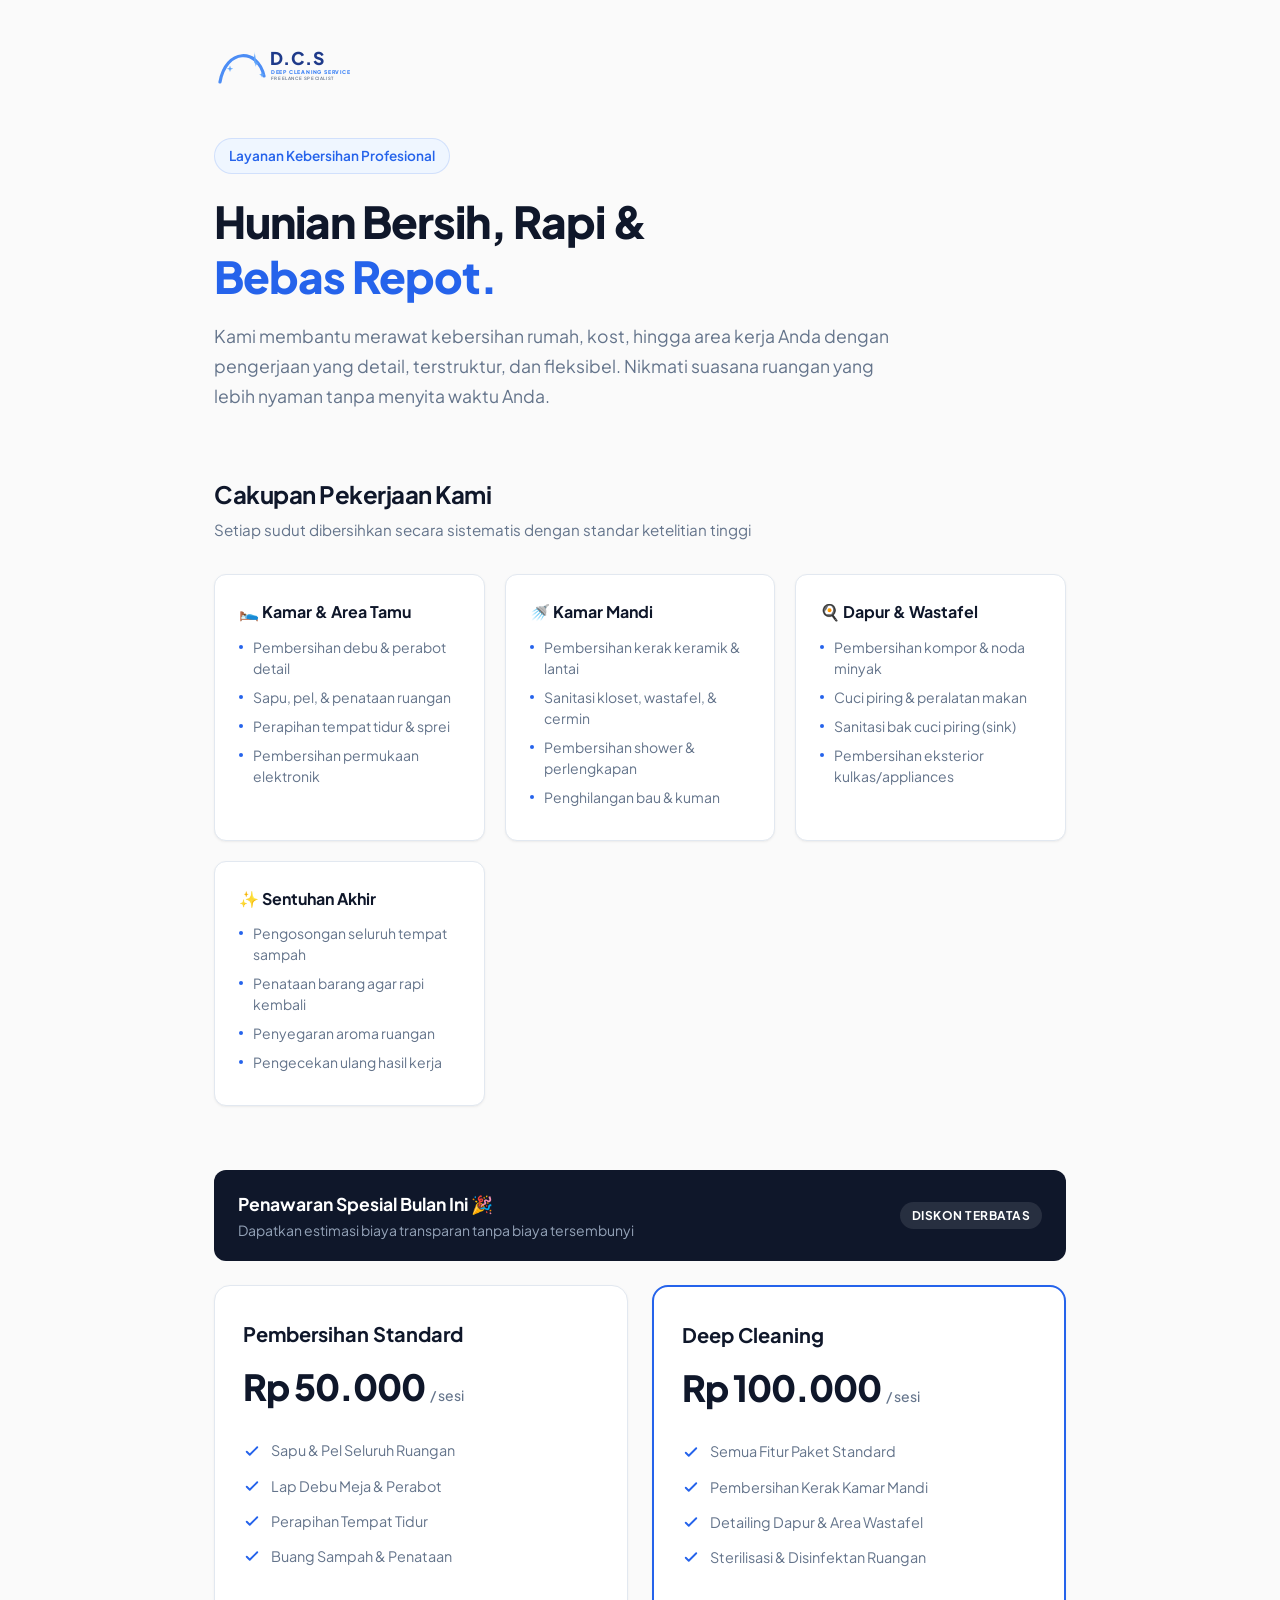
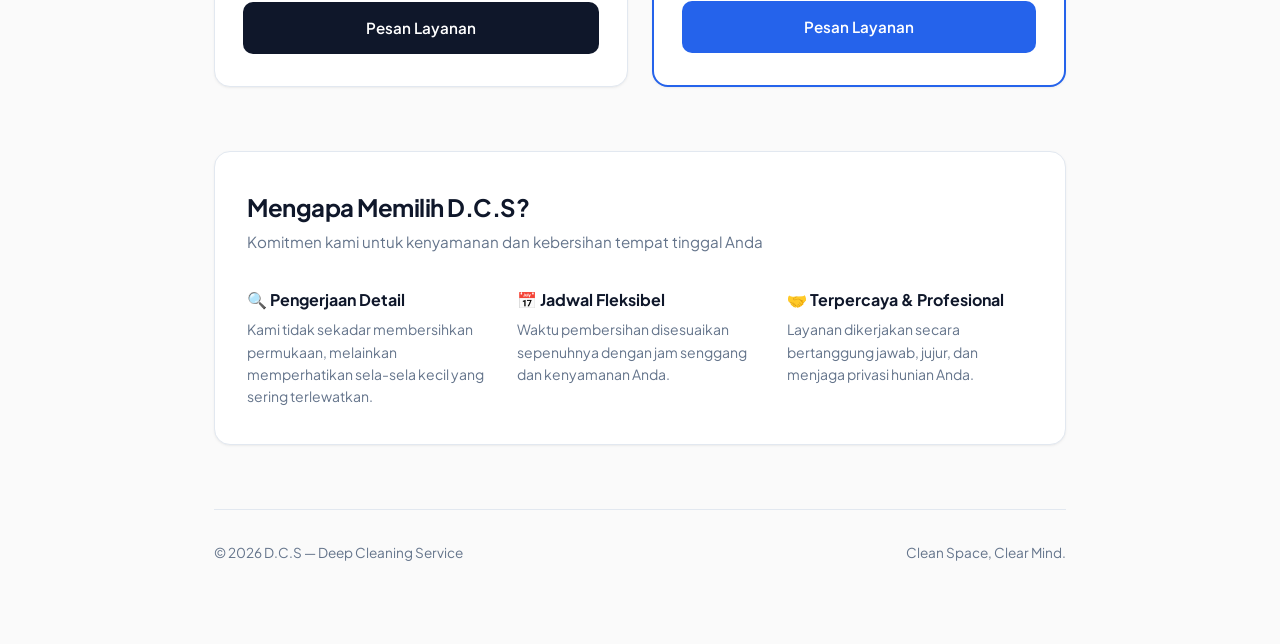
<file: dcs15.html>
<!DOCTYPE html>
<html lang="id">
<head>
    <meta charset="UTF-8">
    <meta name="viewport" content="width=device-width, initial-scale=1.0">
    <title>D.C.S - Deep Cleaning Service</title>
    <link rel="preconnect" href="https://fonts.googleapis.com">
    <link rel="preconnect" href="https://fonts.gstatic.com" crossorigin>
    <link href="https://fonts.googleapis.com/css2?family=Plus+Jakarta+Sans:wght@400;500;600;700;800&display=swap" rel="stylesheet">
    <style>
        :root {
            --bg-color: #FAFAFA;
            --surface-color: #FFFFFF;
            --text-main: #0F172A;
            --text-muted: #64748B;
            --accent-blue: #2563EB;
            --accent-soft: #EFF6FF;
            --border-color: #E2E8F0;
            --card-shadow: 0 1px 3px 0 rgb(0 0 0 / 0.05), 0 1px 2px -1px rgb(0 0 0 / 0.05);
            --hover-shadow: 0 10px 25px -5px rgba(15, 23, 42, 0.08);
        }

        * {
            box-sizing: border-box;
            margin: 0;
            padding: 0;
            font-family: 'Plus Jakarta Sans', -apple-system, BlinkMacSystemFont, sans-serif;
            -webkit-font-smoothing: antialiased;
        }

        body {
            background-color: var(--bg-color);
            color: var(--text-main);
            min-height: 100vh;
            line-height: 1.6;
        }

        .container {
            max-width: 900px;
            margin: 0 auto;
            padding: 40px 24px 80px 24px;
        }

        /* Scroll Reveal Animation */
        .reveal {
            opacity: 0;
            transform: translateY(24px);
            transition: opacity 0.6s cubic-bezier(0.16, 1, 0.3, 1), transform 0.6s cubic-bezier(0.16, 1, 0.3, 1);
        }

        .reveal.active {
            opacity: 1;
            transform: translateY(0);
        }

        /* Header Minimalis */
        header {
            display: flex;
            align-items: center;
            justify-content: space-between;
            margin-bottom: 50px;
        }

        .brand-logo {
            display: flex;
            align-items: center;
            gap: 12px;
            text-decoration: none;
        }

        /* Container Logo SVG */
        .logo-svg-wrapper {
            display: flex;
            align-items: center;
        }

        .logo-svg-wrapper svg {
            height: 48px;
            width: auto;
        }

        /* Hero Section */
        .hero {
            margin-bottom: 64px;
        }

        .badge {
            display: inline-flex;
            align-items: center;
            gap: 6px;
            background: var(--accent-soft);
            color: var(--accent-blue);
            font-weight: 600;
            font-size: 0.85rem;
            padding: 6px 14px;
            border-radius: 100px;
            margin-bottom: 20px;
            border: 1px solid rgba(37, 99, 235, 0.15);
        }

        .hero h1 {
            font-size: 2.75rem;
            font-weight: 800;
            letter-spacing: -1px;
            line-height: 1.25;
            color: var(--text-main);
            margin-bottom: 18px;
        }

        .hero h1 span {
            color: var(--accent-blue);
        }

        .hero p {
            font-size: 1.1rem;
            color: var(--text-muted);
            max-width: 680px;
            font-weight: 400;
            line-height: 1.7;
        }

        /* Section Title Standard */
        .section-header {
            margin-bottom: 32px;
        }

        .section-header h2 {
            font-size: 1.5rem;
            font-weight: 700;
            letter-spacing: -0.5px;
            color: var(--text-main);
        }

        .section-header p {
            font-size: 0.95rem;
            color: var(--text-muted);
            margin-top: 4px;
        }

        /* Services Layout (Clean Grid) */
        .services-grid {
            display: grid;
            grid-template-columns: repeat(auto-fit, minmax(200px, 1fr));
            gap: 20px;
            margin-bottom: 64px;
        }

        .service-card {
            background: var(--surface-color);
            border: 1px solid var(--border-color);
            border-radius: 12px;
            padding: 24px;
            box-shadow: var(--card-shadow);
            transition: all 0.25s ease;
        }

        .service-card:hover {
            border-color: #CBD5E1;
            box-shadow: var(--hover-shadow);
        }

        .service-card h3 {
            font-size: 1rem;
            font-weight: 700;
            color: var(--text-main);
            margin-bottom: 12px;
            display: flex;
            align-items: center;
            gap: 8px;
        }

        .service-card ul {
            list-style: none;
        }

        .service-card ul li {
            font-size: 0.875rem;
            color: var(--text-muted);
            margin-bottom: 8px;
            position: relative;
            padding-left: 14px;
            line-height: 1.5;
        }

        .service-card ul li::before {
            content: "";
            position: absolute;
            left: 0;
            top: 8px;
            width: 4px;
            height: 4px;
            border-radius: 50%;
            background-color: var(--accent-blue);
        }

        /* Pricing Section */
        .pricing-section {
            margin-bottom: 64px;
        }

        .promo-banner {
            background: var(--text-main);
            color: #FFFFFF;
            border-radius: 12px;
            padding: 20px 24px;
            margin-bottom: 24px;
            display: flex;
            align-items: center;
            justify-content: space-between;
            flex-wrap: wrap;
            gap: 12px;
        }

        .promo-banner div h3 {
            font-size: 1.1rem;
            font-weight: 700;
        }

        .promo-banner div p {
            font-size: 0.875rem;
            color: #94A3B8;
        }

        .promo-tag {
            background: rgba(255, 255, 255, 0.1);
            color: #FFFFFF;
            font-size: 0.75rem;
            font-weight: 700;
            padding: 4px 12px;
            border-radius: 100px;
            letter-spacing: 0.5px;
            text-transform: uppercase;
        }

        .pricing-grid {
            display: grid;
            grid-template-columns: repeat(auto-fit, minmax(280px, 1fr));
            gap: 24px;
        }

        .price-card {
            background: var(--surface-color);
            border: 1px solid var(--border-color);
            border-radius: 16px;
            padding: 32px 28px;
            box-shadow: var(--card-shadow);
            display: flex;
            flex-direction: column;
            justify-content: space-between;
            transition: all 0.25s ease;
        }

        .price-card:hover {
            border-color: var(--accent-blue);
            box-shadow: var(--hover-shadow);
        }

        .price-card.featured {
            border: 2px solid var(--accent-blue);
            position: relative;
        }

        .price-card-header {
            margin-bottom: 24px;
        }

        .price-card h3 {
            font-size: 1.25rem;
            font-weight: 700;
            color: var(--text-main);
            margin-bottom: 8px;
        }

        .price-amount {
            font-size: 2.25rem;
            font-weight: 800;
            color: var(--text-main);
            letter-spacing: -1px;
        }

        .price-amount span {
            font-size: 0.875rem;
            font-weight: 500;
            color: var(--text-muted);
            letter-spacing: normal;
        }

        .price-features {
            list-style: none;
            margin-bottom: 32px;
        }

        .price-features li {
            font-size: 0.9rem;
            color: var(--text-muted);
            margin-bottom: 12px;
            display: flex;
            align-items: center;
            gap: 10px;
        }

        .price-features li svg {
            width: 18px;
            height: 18px;
            color: var(--accent-blue);
            flex-shrink: 0;
        }

        .btn-action {
            display: inline-flex;
            align-items: center;
            justify-content: center;
            gap: 8px;
            width: 100%;
            background: var(--text-main);
            color: #FFFFFF;
            font-weight: 600;
            font-size: 0.95rem;
            padding: 14px;
            border-radius: 10px;
            text-decoration: none;
            transition: all 0.2s ease;
        }

        .btn-action:hover {
            background: #1E293B;
            transform: translateY(-1px);
        }

        .btn-action.btn-primary {
            background: var(--accent-blue);
        }

        .btn-action.btn-primary:hover {
            background: #1D4ED8;
        }

        /* Why Choose Us Section (Posisi Setelah Harga) */
        .why-us-section {
            background: var(--surface-color);
            border: 1px solid var(--border-color);
            border-radius: 16px;
            padding: 36px 32px;
            margin-bottom: 64px;
            box-shadow: var(--card-shadow);
        }

        .why-us-grid {
            display: grid;
            grid-template-columns: repeat(auto-fit, minmax(220px, 1fr));
            gap: 24px;
            margin-top: 24px;
        }

        .why-us-item h4 {
            font-size: 1rem;
            font-weight: 700;
            color: var(--text-main);
            margin-bottom: 6px;
        }

        .why-us-item p {
            font-size: 0.875rem;
            color: var(--text-muted);
            line-height: 1.6;
        }

        /* Footer */
        footer {
            border-top: 1px solid var(--border-color);
            padding-top: 32px;
            display: flex;
            align-items: center;
            justify-content: space-between;
            flex-wrap: wrap;
            gap: 16px;
            font-size: 0.85rem;
            color: var(--text-muted);
        }

        @media (max-width: 640px) {
            .hero h1 {
                font-size: 2rem;
            }

            .container {
                padding: 24px 16px 40px 16px;
            }

            .why-us-section {
                padding: 24px 20px;
            }

            .logo-svg-wrapper svg {
                height: 38px;
            }
        }
    </style>
</head>
<body>

    <div class="container">

        <!-- Header Bar -->
        <header class="reveal">
            <a href="#" class="brand-logo">
                <div class="logo-svg-wrapper">
                    <!-- Embedded Vector Logo D.C.S -->
                    <svg viewBox="0 0 350 120" fill="none" xmlns="http://www.w3.org/2000/svg">
                        <!-- Arch Glow Line -->
                        <path d="M 15 105 C 30 20, 110 20, 125 90" stroke="#4C8DF5" stroke-width="8" stroke-linecap="round"/>
                        <!-- Small Stars on Arch -->
                        <path d="M 38 70 L 40 64 L 42 70 L 48 72 L 42 74 L 40 80 L 38 74 L 32 72 Z" fill="#60A5FA"/>
                        <path d="M 118 85 L 120 80 L 122 85 L 127 87 L 122 89 L 120 94 L 118 89 L 113 87 Z" fill="#60A5FA"/>
                        <!-- Main Sparkle Star -->
                        <path d="M 100 48 C 100 38 102 38 102 28 C 102 38 104 38 104 48 C 104 58 114 58 114 58 C 104 58 104 68 104 68 C 104 58 102 58 102 58 C 102 58 100 58 100 48 Z" fill="#60A5FA"/>
                        <!-- Brand Text D.C.S -->
                        <text x="140" y="62" font-family="'Plus Jakarta Sans', sans-serif" font-weight="800" font-size="44" fill="#1E3A8A" letter-spacing="1">D.C.S</text>
                        <!-- Subtitle 1 -->
                        <text x="142" y="84" font-family="'Plus Jakarta Sans', sans-serif" font-weight="800" font-size="13" fill="#3B82F6" letter-spacing="2">DEEP CLEANING SERVICE</text>
                        <!-- Subtitle 2 -->
                        <text x="142" y="100" font-family="'Plus Jakarta Sans', sans-serif" font-weight="600" font-size="11" fill="#64748B" letter-spacing="1.5">FREELANCE SPECIALIST</text>
                    </svg>
                </div>
            </a>
        </header>

        <!-- Hero Section -->
        <section class="hero reveal">
            <div class="badge">
                <span> Layanan Kebersihan Profesional</span>
            </div>
            <h1>Hunian Bersih, Rapi & <br><span>Bebas Repot.</span></h1>
            <p>
                Kami membantu merawat kebersihan rumah, kost, hingga area kerja Anda dengan pengerjaan yang detail, terstruktur, dan fleksibel. Nikmati suasana ruangan yang lebih nyaman tanpa menyita waktu Anda.
            </p>
        </section>

        <!-- Services Section -->
        <section class="services-section">
            <div class="section-header reveal">
                <h2>Cakupan Pekerjaan Kami</h2>
                <p>Setiap sudut dibersihkan secara sistematis dengan standar ketelitian tinggi</p>
            </div>

            <div class="services-grid">
                <div class="service-card reveal">
                    <h3>🛌 Kamar & Area Tamu</h3>
                    <ul>
                        <li>Pembersihan debu & perabot detail</li>
                        <li>Sapu, pel, & penataan ruangan</li>
                        <li>Perapihan tempat tidur & sprei</li>
                        <li>Pembersihan permukaan elektronik</li>
                    </ul>
                </div>

                <div class="service-card reveal">
                    <h3>🚿 Kamar Mandi</h3>
                    <ul>
                        <li>Pembersihan kerak keramik & lantai</li>
                        <li>Sanitasi kloset, wastafel, & cermin</li>
                        <li>Pembersihan shower & perlengkapan</li>
                        <li>Penghilangan bau & kuman</li>
                    </ul>
                </div>

                <div class="service-card reveal">
                    <h3>🍳 Dapur & Wastafel</h3>
                    <ul>
                        <li>Pembersihan kompor & noda minyak</li>
                        <li>Cuci piring & peralatan makan</li>
                        <li>Sanitasi bak cuci piring (sink)</li>
                        <li>Pembersihan eksterior kulkas/appliances</li>
                    </ul>
                </div>

                <div class="service-card reveal">
                    <h3>✨ Sentuhan Akhir</h3>
                    <ul>
                        <li>Pengosongan seluruh tempat sampah</li>
                        <li>Penataan barang agar rapi kembali</li>
                        <li>Penyegaran aroma ruangan</li>
                        <li>Pengecekan ulang hasil kerja</li>
                    </ul>
                </div>
            </div>
        </section>

        <!-- Pricing Section -->
        <section class="pricing-section">
            <div class="promo-banner reveal">
                <div>
                    <h3>Penawaran Spesial Bulan Ini 🎉</h3>
                    <p>Dapatkan estimasi biaya transparan tanpa biaya tersembunyi</p>
                </div>
                <span class="promo-tag">Diskon Terbatas</span>
            </div>

            <div class="pricing-grid">
                <!-- Standard -->
                <div class="price-card reveal">
                    <div>
                        <div class="price-card-header">
                            <h3>Pembersihan Standard</h3>
                            <div class="price-amount">Rp 50.000 <span>/ sesi</span></div>
                        </div>
                        <ul class="price-features">
                            <li>
                                <svg fill="none" stroke="currentColor" viewBox="0 0 24 24" xmlns="http://www.w3.org/2000/svg"><path stroke-linecap="round" stroke-linejoin="round" stroke-width="2.5" d="M5 13l4 4L19 7"></path></svg>
                                Sapu & Pel Seluruh Ruangan
                            </li>
                            <li>
                                <svg fill="none" stroke="currentColor" viewBox="0 0 24 24" xmlns="http://www.w3.org/2000/svg"><path stroke-linecap="round" stroke-linejoin="round" stroke-width="2.5" d="M5 13l4 4L19 7"></path></svg>
                                Lap Debu Meja & Perabot
                            </li>
                            <li>
                                <svg fill="none" stroke="currentColor" viewBox="0 0 24 24" xmlns="http://www.w3.org/2000/svg"><path stroke-linecap="round" stroke-linejoin="round" stroke-width="2.5" d="M5 13l4 4L19 7"></path></svg>
                                Perapihan Tempat Tidur
                            </li>
                            <li>
                                <svg fill="none" stroke="currentColor" viewBox="0 0 24 24" xmlns="http://www.w3.org/2000/svg"><path stroke-linecap="round" stroke-linejoin="round" stroke-width="2.5" d="M5 13l4 4L19 7"></path></svg>
                                Buang Sampah & Penataan
                            </li>
                        </ul>
                    </div>
                    <a href="https://wa.me/62882003199826?text=Halo%20kak!%20Saya%20mau%20order%20*Pembersihan%20Standard*" target="_blank" class="btn-action">
                        Pesan Layanan
                    </a>
                </div>

                <!-- Deep Cleaning -->
                <div class="price-card featured reveal">
                    <div>
                        <div class="price-card-header">
                            <h3>Deep Cleaning</h3>
                            <div class="price-amount">Rp 100.000 <span>/ sesi</span></div>
                        </div>
                        <ul class="price-features">
                            <li>
                                <svg fill="none" stroke="currentColor" viewBox="0 0 24 24" xmlns="http://www.w3.org/2000/svg"><path stroke-linecap="round" stroke-linejoin="round" stroke-width="2.5" d="M5 13l4 4L19 7"></path></svg>
                                Semua Fitur Paket Standard
                            </li>
                            <li>
                                <svg fill="none" stroke="currentColor" viewBox="0 0 24 24" xmlns="http://www.w3.org/2000/svg"><path stroke-linecap="round" stroke-linejoin="round" stroke-width="2.5" d="M5 13l4 4L19 7"></path></svg>
                                Pembersihan Kerak Kamar Mandi
                            </li>
                            <li>
                                <svg fill="none" stroke="currentColor" viewBox="0 0 24 24" xmlns="http://www.w3.org/2000/svg"><path stroke-linecap="round" stroke-linejoin="round" stroke-width="2.5" d="M5 13l4 4L19 7"></path></svg>
                                Detailing Dapur & Area Wastafel
                            </li>
                            <li>
                                <svg fill="none" stroke="currentColor" viewBox="0 0 24 24" xmlns="http://www.w3.org/2000/svg"><path stroke-linecap="round" stroke-linejoin="round" stroke-width="2.5" d="M5 13l4 4L19 7"></path></svg>
                                Sterilisasi & Disinfektan Ruangan
                            </li>
                        </ul>
                    </div>
                    <a href="https://wa.me/62882003199826?text=Halo%20kak!%20Saya%20mau%20order%20*Deep%20Cleaning*" target="_blank" class="btn-action btn-primary">
                        Pesan Layanan
                    </a>
                </div>
            </div>
        </section>

        <!-- Why Choose Us Section (Posisi Setelah Harga) -->
        <section class="why-us-section reveal">
            <div class="section-header">
                <h2>Mengapa Memilih D.C.S?</h2>
                <p>Komitmen kami untuk kenyamanan dan kebersihan tempat tinggal Anda</p>
            </div>

            <div class="why-us-grid">
                <div class="why-us-item">
                    <h4>🔍 Pengerjaan Detail</h4>
                    <p>Kami tidak sekadar membersihkan permukaan, melainkan memperhatikan sela-sela kecil yang sering terlewatkan.</p>
                </div>
                <div class="why-us-item">
                    <h4>📅 Jadwal Fleksibel</h4>
                    <p>Waktu pembersihan disesuaikan sepenuhnya dengan jam senggang dan kenyamanan Anda.</p>
                </div>
                <div class="why-us-item">
                    <h4>🤝 Terpercaya & Profesional</h4>
                    <p>Layanan dikerjakan secara bertanggung jawab, jujur, dan menjaga privasi hunian Anda.</p>
                </div>
            </div>
        </section>

        <!-- Footer -->
        <footer class="reveal">
            <div>© 2026 D.C.S — Deep Cleaning Service</div>
            <div>Clean Space, Clear Mind.</div>
        </footer>

    </div>

    <!-- Script Animasi Scroll Smooth -->
    <script>
        function reveal() {
            var reveals = document.querySelectorAll(".reveal");
            for (var i = 0; i < reveals.length; i++) {
                var windowHeight = window.innerHeight;
                var elementTop = reveals[i].getBoundingClientRect().top;
                var elementVisible = 80;

                if (elementTop < windowHeight - elementVisible) {
                    reveals[i].classList.add("active");
                }
            }
        }

        window.addEventListener("scroll", reveal);
        reveal();
    </script>

</body>
</html>
</file>
